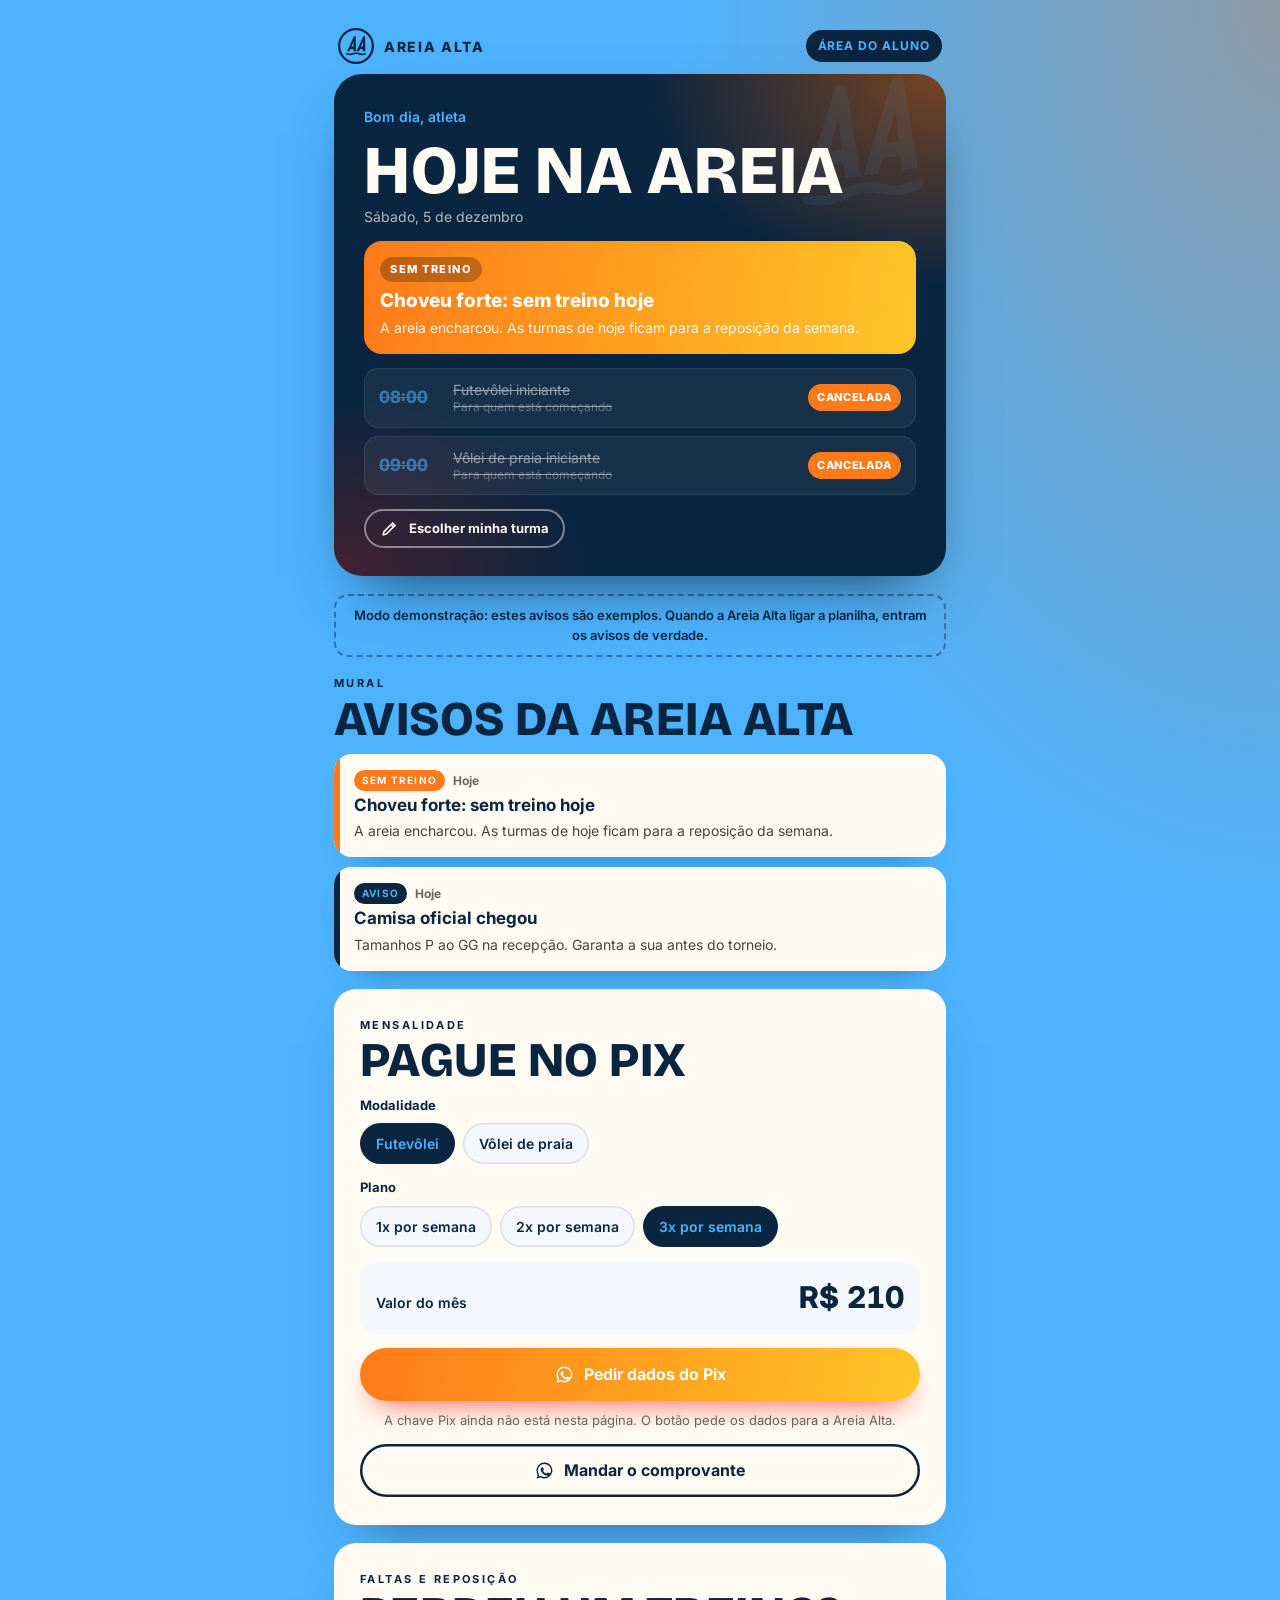
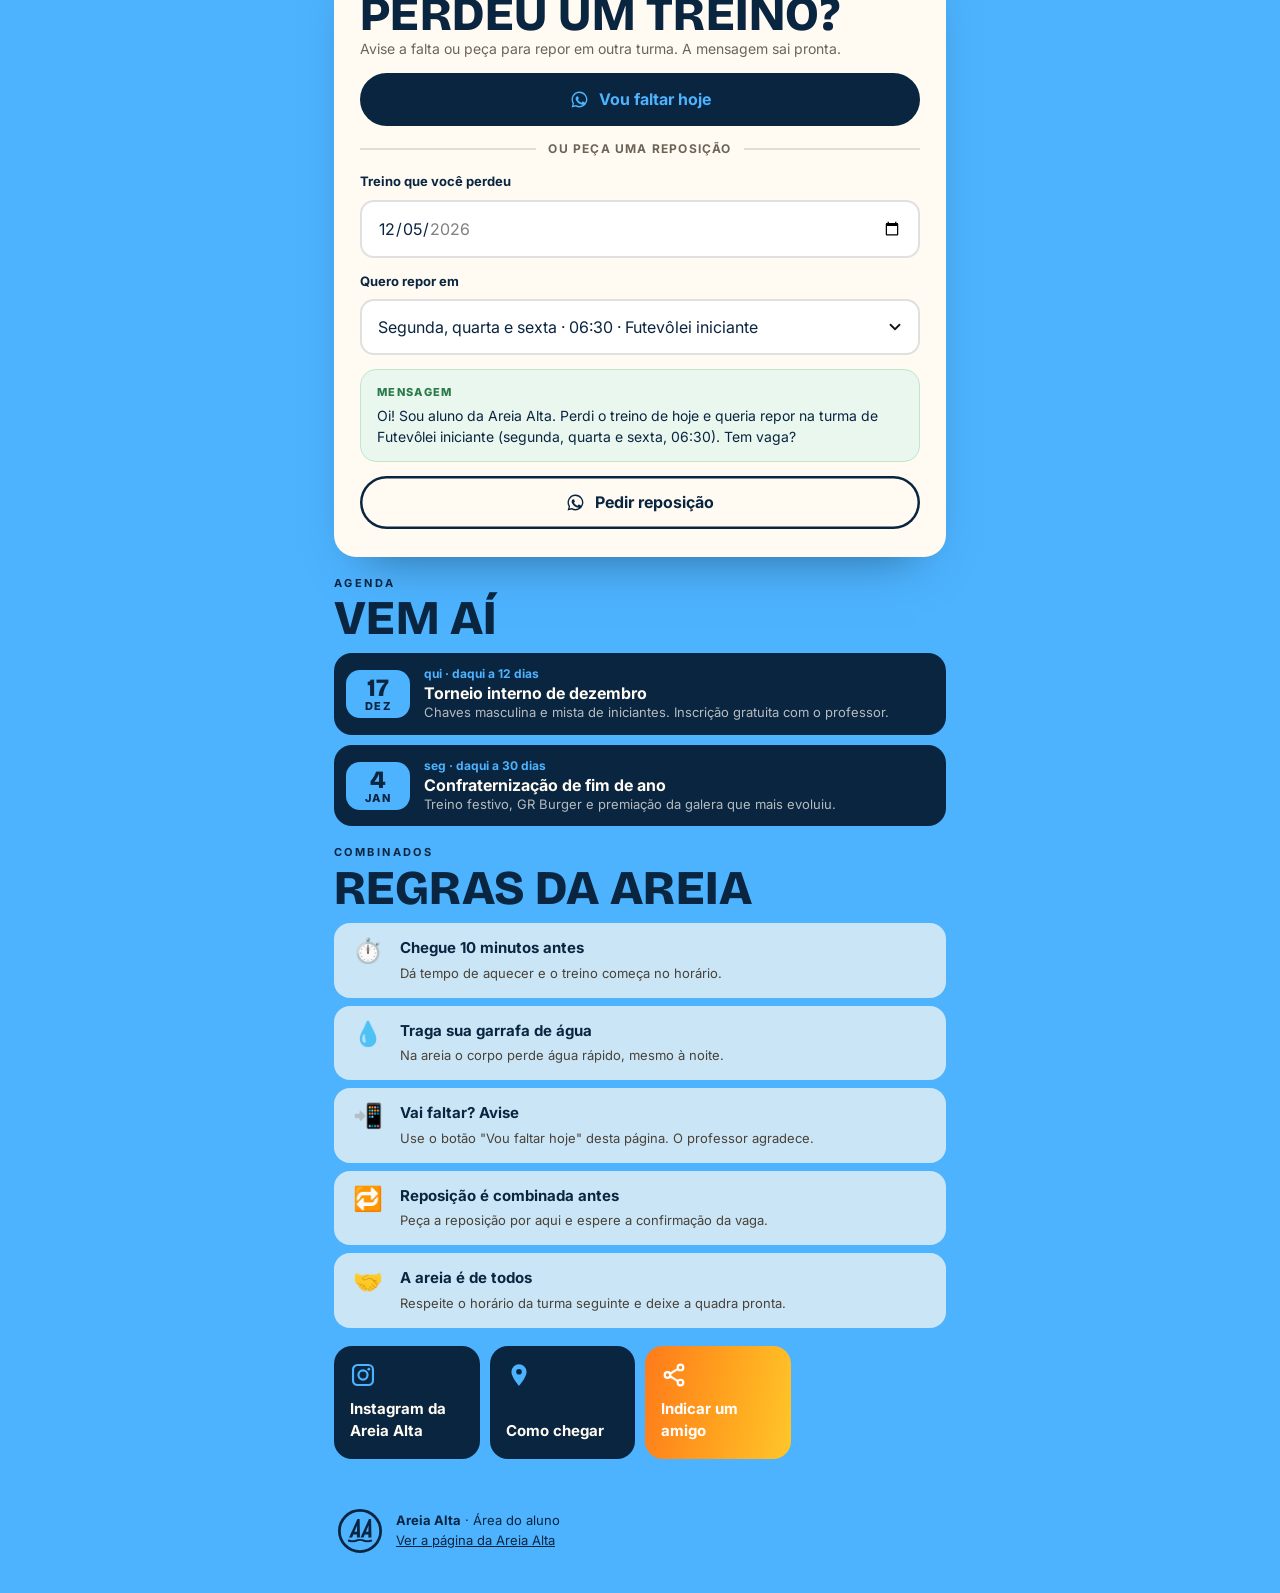
<file: aluno/index.html>
<!doctype html>
<html lang="pt-BR">
<head>
<meta charset="utf-8">
<meta name="viewport" content="width=device-width, initial-scale=1, viewport-fit=cover">
<title>Área do aluno · Areia Alta</title>
<meta name="description" content="Avisos, treino do dia, mensalidade e reposição dos alunos da Areia Alta.">
<meta name="robots" content="noindex, nofollow">
<meta name="theme-color" content="#0C0C0D">
<meta property="og:title" content="Área do aluno · Areia Alta">
<meta property="og:description" content="Treino de hoje, avisos, Pix da mensalidade e reposição.">
<meta property="og:image" content="../img/story-ter-qui-b.webp">
<link rel="icon" href="data:image/svg+xml,%3Csvg xmlns='http://www.w3.org/2000/svg' viewBox='0 0 64 64'%3E%3Ccircle cx='32' cy='32' r='30' fill='%23FFB608'/%3E%3Ccircle cx='32' cy='32' r='21' fill='none' stroke='%23000' stroke-width='5'/%3E%3Ctext x='32' y='38' font-family='Arial Black,Arial' font-weight='900' font-size='17' text-anchor='middle'%3EGR%3C/text%3E%3C/svg%3E">
<link rel="icon" type="image/png" sizes="192x192" href="icones/icone-192.png">
<link rel="manifest" href="manifest.webmanifest">
<link rel="apple-touch-icon" href="icones/apple-touch-icon.png">
<meta name="apple-mobile-web-app-capable" content="yes">
<meta name="mobile-web-app-capable" content="yes">
<meta name="apple-mobile-web-app-title" content="Areia Alta">
<meta name="apple-mobile-web-app-status-bar-style" content="black">
<link rel="preconnect" href="https://fonts.googleapis.com">
<link rel="preconnect" href="https://fonts.gstatic.com" crossorigin>
<link href="https://fonts.googleapis.com/css2?family=Bricolage+Grotesque:opsz,wght@12..96,400;12..96,600;12..96,800&family=Inter:wght@400;500;600;700&display=swap" rel="stylesheet">
<link rel="stylesheet" href="aluno.css?v=1">
<!-- Cores e fontes do cliente (gerado por scripts/preparar_aluno.py a partir do css/tema.css) -->
<link rel="stylesheet" href="tema-aluno.css?v=1">
</head>
<body>

<svg width="0" height="0" style="position:absolute" aria-hidden="true">
  <defs>
    <symbol id="gr-letras" viewBox="0 0 550 530"><path fill-rule="evenodd" d="M97.5 518.9C76.7 517.6 29.3 505.8 20.0 499.6C7.2 491.2 8.8 471.1 22.9 463.8C30.4 459.9 35.1 460.1 52.8 465.4C81.0 473.8 90.7 475.4 113.5 475.4C137.9 475.4 145.9 473.9 186.0 461.8C235.5 446.9 245.5 445.0 275.5 445.0C305.5 445.0 315.5 446.9 365.0 461.8C405.1 473.9 413.1 475.4 437.5 475.4C460.3 475.4 470.1 473.8 498.5 465.3C516.2 460.0 521.0 459.9 528.7 464.6C542.0 472.8 542.0 492.7 528.7 500.4C517.1 507.2 474.2 517.5 451.8 518.9C420.8 520.9 399.9 517.8 357.0 504.8C281.6 482.1 269.4 482.1 194.0 504.8C161.9 514.5 146.7 517.7 127.3 519.0C119.2 519.5 111.8 519.9 111.0 519.8C110.2 519.8 104.1 519.4 97.5 518.9ZM38.0 414.2C38.0 413.5 45.8 396.4 100.1 278.0C110.6 255.2 141.7 187.2 169.3 127.0L219.5 17.5L243.2 17.2L266.8 17.0L267.3 22.2C267.5 25.1 267.8 39.0 267.9 53.0C268.0 67.0 268.2 79.8 268.4 81.5C268.6 83.2 269.1 106.8 269.4 134.0C269.8 161.2 270.3 186.7 270.5 190.5C270.7 194.3 271.2 218.4 271.5 244.0C271.8 269.6 272.2 293.9 272.5 298.0C272.7 302.1 273.2 326.6 273.5 352.5C273.8 378.4 274.3 403.0 274.6 407.2L275.2 415.0L241.1 415.0L207.1 415.0L207.5 405.8C207.8 400.7 208.2 386.7 208.5 374.8L209.0 353.0L169.7 353.0L130.4 353.0L117.5 384.0L104.6 415.0L71.3 415.0C53.0 415.0 38.0 414.6 38.0 414.2ZM286.0 414.2C286.0 413.5 293.8 396.4 348.1 278.0C358.6 255.2 389.7 187.2 417.3 127.0L467.5 17.5L491.2 17.2L514.8 17.0L515.3 22.2C515.5 25.1 515.8 39.0 515.9 53.0C516.0 67.0 516.2 79.8 516.4 81.5C516.6 83.2 517.1 106.8 517.4 134.0C517.8 161.2 518.3 186.7 518.5 190.5C518.7 194.3 519.2 218.4 519.5 244.0C519.8 269.6 520.2 293.9 520.5 298.0C520.7 302.1 521.2 326.6 521.5 352.5C521.8 378.4 522.3 403.0 522.6 407.2L523.2 415.0L489.1 415.0L455.1 415.0L455.5 405.8C455.8 400.7 456.2 386.7 456.5 374.8L457.0 353.0L417.7 353.0L378.4 353.0L365.5 384.0L352.6 415.0L319.3 415.0C301.0 415.0 286.0 414.6 286.0 414.2ZM210.1 281.3C210.9 272.0 213.4 157.1 212.9 156.5C212.4 156.1 157.2 288.3 157.5 289.0C157.7 289.3 169.4 289.4 183.7 289.3L209.5 289.1L210.1 281.3ZM458.1 281.3C458.9 272.0 461.4 157.1 460.9 156.5C460.4 156.1 405.2 288.3 405.5 289.0C405.7 289.3 417.4 289.4 431.7 289.3L457.5 289.1L458.1 281.3Z"/></symbol>
    <symbol id="gr-marca" viewBox="-45 -55 640 640">
      <circle cx="275" cy="265" r="300" fill="none" stroke="currentColor" stroke-width="40"/>
      <use href="#gr-letras" x="90" y="80" width="370" height="357" fill="currentColor"/>
    </symbol>
    <symbol id="i-whats" viewBox="0 0 24 24"><path fill="currentColor" d="M12 2a10 10 0 0 0-8.6 15.1L2 22l5-1.3A10 10 0 1 0 12 2zm0 1.8a8.2 8.2 0 1 1-4.3 15.2l-.3-.2-3 .8.8-2.9-.2-.3A8.2 8.2 0 0 1 12 3.8zm-3.2 4.4c-.2 0-.5 0-.7.3-.3.3-1 1-1 2.4s1 2.8 1.2 3c.1.2 2 3.1 5 4.2 2.5.9 3 .7 3.5.7.5-.1 1.7-.7 2-1.4.2-.7.2-1.3.2-1.4-.1-.1-.3-.2-.6-.4l-2-1c-.3-.1-.5-.1-.7.1l-.9 1.2c-.2.2-.3.2-.6.1-.3-.2-1.2-.5-2.3-1.4-.9-.8-1.4-1.7-1.6-2-.2-.3 0-.5.1-.6l.4-.5c.1-.2.2-.3.3-.5.1-.2 0-.4 0-.5l-.9-2.2c-.2-.6-.5-.5-.7-.5z"/></symbol>
    <symbol id="i-insta" viewBox="0 0 24 24"><path fill="none" stroke="currentColor" stroke-width="2" d="M7 2.8h10A4.2 4.2 0 0 1 21.2 7v10a4.2 4.2 0 0 1-4.2 4.2H7A4.2 4.2 0 0 1 2.8 17V7A4.2 4.2 0 0 1 7 2.8z"/><circle cx="12" cy="12" r="4.2" fill="none" stroke="currentColor" stroke-width="2"/><circle cx="17.4" cy="6.6" r="1.3" fill="currentColor"/></symbol>
    <symbol id="i-pin" viewBox="0 0 24 24"><path fill="currentColor" d="M12 2a7 7 0 0 0-7 7c0 5.2 7 13 7 13s7-7.8 7-13a7 7 0 0 0-7-7zm0 9.6A2.6 2.6 0 1 1 12 6.4a2.6 2.6 0 0 1 0 5.2z"/></symbol>
    <symbol id="i-seta" viewBox="0 0 24 24"><path fill="none" stroke="currentColor" stroke-width="2.4" stroke-linecap="round" stroke-linejoin="round" d="M4 12h15M13 6l6 6-6 6"/></symbol>
    <symbol id="i-copiar" viewBox="0 0 24 24"><rect x="8" y="8" width="12" height="12" rx="3" fill="none" stroke="currentColor" stroke-width="2"/><path d="M16 8V6a2 2 0 0 0-2-2H6a2 2 0 0 0-2 2v8a2 2 0 0 0 2 2h2" fill="none" stroke="currentColor" stroke-width="2"/></symbol>
    <symbol id="i-check" viewBox="0 0 24 24"><path fill="none" stroke="currentColor" stroke-width="3" stroke-linecap="round" stroke-linejoin="round" d="M5 12.5l4.5 4.5L19 7.5"/></symbol>
    <symbol id="i-lapis" viewBox="0 0 24 24"><path fill="none" stroke="currentColor" stroke-width="2" stroke-linejoin="round" d="M4 20l1-4L16 5l3 3L8 19l-4 1zM14 7l3 3"/></symbol>
    <symbol id="i-compartilhar" viewBox="0 0 24 24"><circle cx="18" cy="5" r="2.6" fill="none" stroke="currentColor" stroke-width="2"/><circle cx="6" cy="12" r="2.6" fill="none" stroke="currentColor" stroke-width="2"/><circle cx="18" cy="19" r="2.6" fill="none" stroke="currentColor" stroke-width="2"/><path d="M8.3 10.8l7.4-4.4M8.3 13.2l7.4 4.4" stroke="currentColor" stroke-width="2"/></symbol>
  </defs>
</svg>

<header class="topo">
  <a class="marca" href="../" aria-label="Página da Areia Alta">
    <svg class="marca-simbolo"><use href="#gr-marca"/></svg>
    <span class="marca-nome">AREIA ALTA</span>
  </a>
  <span class="topo-selo">Área do aluno</span>
</header>

<main class="app">

  <!-- Saudação + treino de hoje -->
  <section class="hoje" id="hoje" aria-labelledby="hojeTitulo">
    <svg class="hoje-gr" aria-hidden="true"><use href="#gr-letras" fill="currentColor"/></svg>
    <p class="hoje-ola" id="ola">Olá, atleta</p>
    <h1 class="hoje-titulo" id="hojeTitulo">Hoje na areia</h1>
    <p class="hoje-data" id="hojeData"></p>
    <div class="hoje-cancelado" id="hojeCancelado" hidden>
      <span class="hoje-cancelado-selo">Sem treino</span>
      <p class="hoje-cancelado-titulo" id="hojeCanceladoTitulo"></p>
      <p class="hoje-cancelado-texto" id="hojeCanceladoTexto"></p>
    </div>
    <div class="meu-treino" id="meuTreino" hidden></div>
    <ul class="hoje-lista" id="hojeLista"></ul>
    <button class="btn btn-contorno-claro btn-pequeno" id="btnMinhaTurma"><svg><use href="#i-lapis"/></svg><span>Escolher minha turma</span></button>
  </section>

  <!-- Salvar na tela inicial (aparece só onde dá para instalar) -->
  <section class="instalar" id="instalar" aria-label="Salvar na tela inicial" hidden>
    <img src="icones/icone-192.png" alt="" width="52" height="52">
    <div class="instalar-txt"><b>Salve a Areia Alta na tela inicial</b><span id="instalarTxt">Abre direto, como um app.</span></div>
    <button class="btn btn-preto btn-pequeno" id="instalarBtn" type="button">Salvar</button>
    <button class="instalar-fechar" id="instalarFechar" type="button" aria-label="Agora não">✕</button>
  </section>

  <p class="demo" id="demo" hidden>Modo demonstração: estes avisos são exemplos. Quando a Areia Alta ligar a planilha, entram os avisos de verdade.</p>

  <!-- Mural -->
  <section class="bloco" aria-labelledby="muralTitulo">
    <div class="bloco-cabeca">
      <p class="sobretitulo">Mural</p>
      <h2 class="titulo" id="muralTitulo">Avisos da Areia Alta</h2>
    </div>
    <div class="mural" id="mural"></div>
  </section>

  <!-- Mensalidade -->
  <section class="bloco cartao" id="mensalidade" aria-labelledby="mensTitulo">
    <div class="bloco-cabeca">
      <p class="sobretitulo">Mensalidade</p>
      <h2 class="titulo" id="mensTitulo">Pague no Pix</h2>
      <p class="bloco-sub" id="vencimento"></p>
    </div>
    <div class="campo"><span>Modalidade</span><div class="chips" id="pMod"></div></div>
    <div class="campo"><span>Plano</span><div class="chips" id="pPlano"></div></div>
    <div class="valor"><span id="pValorRotulo">Valor do mês</span><strong id="pValor">R$ 0</strong></div>
    <button class="btn btn-gradiente btn-grande largo" id="pCopiar"><svg><use href="#i-copiar"/></svg><span id="pCopiarTxt">Copiar Pix copia e cola</span></button>
    <p class="nota" id="pNota"></p>
    <button class="btn btn-contorno btn-grande largo" id="pComprovante"><svg><use href="#i-whats"/></svg><span>Mandar o comprovante</span></button>
  </section>

  <!-- Faltas e reposição -->
  <section class="bloco cartao" id="reposicao" aria-labelledby="repTitulo">
    <div class="bloco-cabeca">
      <p class="sobretitulo">Faltas e reposição</p>
      <h2 class="titulo" id="repTitulo">Perdeu um treino?</h2>
      <p class="bloco-sub">Avise a falta ou peça para repor em outra turma. A mensagem sai pronta.</p>
    </div>
    <button class="btn btn-preto btn-grande largo" id="btnFalta"><svg><use href="#i-whats"/></svg><span>Vou faltar hoje</span></button>
    <div class="divisor"><span>ou peça uma reposição</span></div>
    <label class="campo"><span>Treino que você perdeu</span><input type="date" id="rData"></label>
    <label class="campo"><span>Quero repor em</span><select id="rTurma"></select></label>
    <div class="previa"><span>Mensagem</span><p id="rPrevia"></p></div>
    <button class="btn btn-contorno btn-grande largo" id="rEnviar"><svg><use href="#i-whats"/></svg><span>Pedir reposição</span></button>
  </section>

  <!-- Agenda -->
  <section class="bloco" id="agendaBloco" aria-labelledby="agendaTitulo" hidden>
    <div class="bloco-cabeca">
      <p class="sobretitulo">Agenda</p>
      <h2 class="titulo" id="agendaTitulo">Vem aí</h2>
    </div>
    <ol class="agenda" id="agenda"></ol>
  </section>

  <!-- Combinados -->
  <section class="bloco" aria-labelledby="combTitulo">
    <div class="bloco-cabeca">
      <p class="sobretitulo">Combinados</p>
      <h2 class="titulo" id="combTitulo">Regras da areia</h2>
    </div>
    <ul class="combinados" id="combinados"></ul>
  </section>

  <!-- Atalhos -->
  <section class="bloco atalhos" aria-label="Atalhos">
    <a class="atalho" id="aGrupo" target="_blank" rel="noopener" hidden><svg><use href="#i-whats"/></svg><span>Grupo dos alunos</span></a>
    <a class="atalho" id="aInsta" target="_blank" rel="noopener"><svg><use href="#i-insta"/></svg><span>Instagram da Areia Alta</span></a>
    <a class="atalho" id="aMapa" target="_blank" rel="noopener"><svg><use href="#i-pin"/></svg><span>Como chegar</span></a>
    <button class="atalho atalho-destaque" id="aIndicar"><svg><use href="#i-compartilhar"/></svg><span>Indicar um amigo</span></button>
  </section>
</main>

<footer class="rodape">
  <svg class="rodape-marca"><use href="#gr-marca"/></svg>
  <p><b>Areia Alta</b> · Área do aluno<br><a href="../">Ver a página da Areia Alta</a></p>
</footer>

<!-- Folha: nome e turma do aluno -->
<div class="folha-fundo" id="folhaFundo" hidden></div>
<div class="folha" id="folha" role="dialog" aria-modal="true" aria-labelledby="folhaTitulo" hidden>
  <div class="folha-alca"></div>
  <button class="folha-fechar" id="folhaFechar" aria-label="Fechar">✕</button>
  <h2 id="folhaTitulo">Sua turma</h2>
  <p class="folha-sub">Fica salvo só neste celular. Serve para a página destacar o seu treino e já colocar seu nome nas mensagens.</p>
  <label class="campo"><span>Seu nome</span><input id="mNome" autocomplete="given-name" placeholder="Como te chamam na areia?"></label>
  <div class="campo"><span>Modalidade</span><div class="chips" id="mMod"></div></div>
  <label class="campo"><span>Sua turma</span><select id="mTurma"></select></label>
  <button class="btn btn-gradiente btn-grande largo" id="mSalvar"><svg><use href="#i-check"/></svg><span>Salvar</span></button>
</div>

<div class="aviso-flutuante" id="avisoFlutuante" role="status" aria-live="polite"></div>

<script src="../js/dados.js"></script>
<script src="dados-aluno.js?v=1"></script>
<script src="aluno.js?v=1"></script>
</body>
</html>
</file>
<file: aluno/aluno.css>
/* =========================================================
   Área do aluno (modelo /landing-arena). Cores e fontes do cliente: tema-aluno.css
   Títulos: --escala-titulo (1 = Six Caps; ~.6 para fontes condensadas comuns) e --peso-titulo
   ========================================================= */
:root {
  --amarelo: #FFB608;
  --amarelo-claro: #FFE7A8;
  --laranja: #FF9A00;
  --laranja-forte: #FF6A00;
  --vermelho: #F51300;
  --grad: linear-gradient(95deg, #F51300 0%, #FF4A00 45%, #FF7A00 100%);
  --preto: #0C0C0D;
  --preto-2: #17171A;
  --areia: #FFF3DE;
  --branco: #FFFBF3;
  --tinta: #141414;
  --cinza: #6D6458;
  --verde: #1F9D55;
  --raio: 22px;
  --titulo: "Six Caps", "Bebas Neue", Impact, sans-serif;
  --texto: "Poppins", system-ui, -apple-system, "Segoe UI", sans-serif;
}
*, *::before, *::after { box-sizing: border-box; }
[hidden] { display: none !important; }
html { -webkit-text-size-adjust: 100%; }
body {
  margin: 0; font-family: var(--texto); color: var(--tinta); line-height: 1.5; -webkit-font-smoothing: antialiased;
  background:
    radial-gradient(80% 50% at 100% 0%, rgba(255, 106, 0, .35), transparent 60%),
    var(--amarelo);
  min-height: 100vh;
}
body.travado { overflow: hidden; }
img, svg { display: block; max-width: 100%; }
button, input, select { font: inherit; color: inherit; }
button { cursor: pointer; }
a { color: inherit; }
h1, h2, h3, p { margin: 0; }
:focus-visible { outline: 3px solid var(--preto); outline-offset: 3px; border-radius: 8px; }
.hoje :focus-visible { outline-color: var(--amarelo); }

/* ---------- Topo ---------- */
.topo { display: flex; align-items: center; gap: 12px; max-width: 640px; margin: 0 auto; padding: 16px 18px 10px; }
.marca { display: flex; align-items: center; gap: 10px; text-decoration: none; margin-right: auto; }
.marca-simbolo { width: 36px; height: 36px; }
.marca-nome { font-weight: 800; letter-spacing: .12em; font-size: 14px; }
.topo-selo { font-weight: 700; font-size: 12px; letter-spacing: .08em; text-transform: uppercase; padding: 7px 12px; border-radius: 999px; background: var(--preto); color: var(--amarelo); }

.app { max-width: 640px; margin: 0 auto; padding: 0 14px 40px; display: grid; gap: 18px; }

/* ---------- Botões ---------- */
.btn {
  display: inline-flex; align-items: center; justify-content: center; gap: 10px;
  border: 0; border-radius: 999px; padding: 14px 22px; font-weight: 700; text-decoration: none; line-height: 1.15;
  transition: transform .2s cubic-bezier(.3, .7, .4, 1), background .2s, color .2s, box-shadow .2s;
}
.btn svg { width: 19px; height: 19px; flex: none; }
.btn:active { transform: scale(.97); }
.btn-grande { padding: 17px 24px; font-size: 16px; }
.btn-pequeno { padding: 10px 16px; font-size: 13px; }
.btn-preto { background: var(--preto); color: var(--amarelo); }
.btn-gradiente { background: var(--grad); color: #fff; box-shadow: 0 14px 30px -14px rgba(245, 19, 0, .8); }
.btn-contorno { background: transparent; color: var(--preto); box-shadow: inset 0 0 0 2.5px var(--preto); }
.btn-contorno-claro { background: transparent; color: var(--branco); box-shadow: inset 0 0 0 2px rgba(255, 255, 255, .45); }
.btn.ok { background: var(--verde); color: #fff; box-shadow: none; }
.largo { width: 100%; }

/* ---------- Hoje ---------- */
.hoje {
  position: relative; overflow: hidden; border-radius: 28px; padding: 24px 20px 20px; color: var(--branco);
  background:
    radial-gradient(70% 60% at 100% 0%, rgba(255, 106, 0, .45), transparent 70%),
    radial-gradient(60% 50% at 0% 100%, rgba(245, 19, 0, .25), transparent 70%),
    var(--preto);
  box-shadow: 0 30px 60px -30px rgba(0, 0, 0, .7);
  display: grid; gap: 14px; justify-items: start;
}
.hoje > * { position: relative; }
.hoje > .hoje-gr { /* GR gigante ao fundo */
  position: absolute; right: -70px; top: 6px; width: 320px; height: 123px; max-width: none; color: var(--amarelo); opacity: .08;
  transform: rotate(-8deg); pointer-events: none;
}
.hoje-ola { font-weight: 600; font-size: 14px; color: var(--amarelo); }
.hoje-titulo { font-family: var(--titulo); font-weight: var(--peso-titulo, 400); text-transform: uppercase; font-size: calc(84px * var(--escala-titulo, 1)); line-height: .86; letter-spacing: .01em; margin-top: -6px; padding-top: .1em; }
.hoje-data { font-size: 14px; color: rgba(255, 251, 243, .7); margin-top: -8px; }

.hoje-cancelado { width: 100%; border-radius: 18px; padding: 16px; background: var(--grad); color: #fff; display: grid; gap: 4px; }
.hoje-cancelado-selo { justify-self: start; font-weight: 800; font-size: 11px; letter-spacing: .14em; text-transform: uppercase; background: rgba(0, 0, 0, .25); padding: 4px 10px; border-radius: 999px; margin-bottom: 4px; }
.hoje-cancelado-titulo { font-weight: 800; font-size: 19px; line-height: 1.2; }
.hoje-cancelado-texto { font-size: 14px; opacity: .92; }

.meu-treino { width: 100%; border-radius: 18px; padding: 16px; background: var(--amarelo); color: var(--preto); display: grid; gap: 2px; }
.meu-treino small { font-weight: 700; font-size: 11px; letter-spacing: .14em; text-transform: uppercase; opacity: .7; }
.meu-treino strong { font-size: 20px; line-height: 1.2; }
.meu-treino span { font-size: 14px; font-weight: 500; }
.meu-treino.cancelado { background: rgba(255, 255, 255, .1); color: var(--branco); }
.meu-treino.cancelado strong { text-decoration: line-through; text-decoration-thickness: 2px; }

.hoje-lista { list-style: none; margin: 0; padding: 0; width: 100%; display: grid; gap: 8px; }
.hoje-lista li {
  display: grid; grid-template-columns: 62px 1fr auto; align-items: center; gap: 12px;
  padding: 12px 14px; border-radius: 14px; background: rgba(255, 255, 255, .06); border: 1px solid rgba(255, 255, 255, .08);
}
.hoje-lista .hora { font-weight: 800; font-size: 17px; color: var(--amarelo); font-variant-numeric: tabular-nums; }
.hoje-lista .qual { font-size: 14px; line-height: 1.3; }
.hoje-lista .qual small { display: block; color: rgba(255, 251, 243, .6); font-size: 12px; }
.hoje-lista .status { font-size: 11px; font-weight: 800; letter-spacing: .06em; text-transform: uppercase; padding: 5px 9px; border-radius: 999px; background: rgba(255, 255, 255, .1); white-space: nowrap; }
.hoje-lista .rolando .status { background: var(--verde); color: #fff; }
.hoje-lista .rolando .status::before { content: ""; display: inline-block; width: 7px; height: 7px; border-radius: 50%; background: #fff; margin-right: 6px; vertical-align: 1px; animation: pulso 1.2s infinite; }
.hoje-lista .proxima .status { background: var(--amarelo); color: var(--preto); }
.hoje-lista .passou { opacity: .45; }
.hoje-lista .cancelada .hora, .hoje-lista .cancelada .qual { text-decoration: line-through; opacity: .55; }
.hoje-lista .cancelada .status { background: var(--vermelho); color: #fff; }
.hoje-lista .minha { border-color: var(--amarelo); box-shadow: inset 0 0 0 1px var(--amarelo); }
.hoje-vazio { width: 100%; padding: 16px; border-radius: 14px; background: rgba(255, 255, 255, .06); font-size: 14px; }
.hoje-vazio b { color: var(--amarelo); }
@keyframes pulso { 50% { opacity: .3; } }

.instalar {
  position: relative; display: grid; grid-template-columns: 52px 1fr auto; align-items: center; gap: 12px;
  padding: 12px 40px 12px 12px; border-radius: 20px; background: var(--branco); box-shadow: 0 18px 40px -26px rgba(0, 0, 0, .6);
}
.instalar img { width: 52px; height: 52px; border-radius: 14px; box-shadow: 0 6px 14px -6px rgba(0, 0, 0, .5); }
.instalar-txt b { display: block; font-size: 15px; line-height: 1.25; }
.instalar-txt span { display: block; font-size: 12.5px; color: var(--cinza); line-height: 1.35; }
.instalar-fechar { position: absolute; right: 6px; top: 6px; width: 30px; height: 30px; border: 0; border-radius: 50%; background: transparent; font-size: 13px; color: var(--cinza); }
.instalar.ios { grid-template-columns: 52px 1fr; }

.demo { font-size: 13px; font-weight: 600; text-align: center; padding: 10px 14px; border-radius: 14px; border: 2px dashed rgba(0, 0, 0, .35); }

/* ---------- Blocos ---------- */
.bloco { display: grid; gap: 14px; }
.bloco-cabeca { display: grid; gap: 2px; }
.sobretitulo { font-weight: 700; font-size: 11px; letter-spacing: .22em; text-transform: uppercase; }
.titulo { font-family: var(--titulo); font-weight: var(--peso-titulo, 400); text-transform: uppercase; font-size: calc(64px * var(--escala-titulo, 1)); line-height: .88; letter-spacing: .01em; padding-top: .08em; }
.bloco-sub { font-size: 14px; color: #3c352b; }
.cartao { background: var(--branco); border-radius: var(--raio); padding: 22px 18px; box-shadow: 0 24px 50px -30px rgba(0, 0, 0, .5); }
.cartao .bloco-sub { color: var(--cinza); }

/* ---------- Mural ---------- */
.mural { display: grid; gap: 10px; }
.recado { position: relative; background: var(--branco); border-radius: 18px; padding: 16px 16px 16px 20px; display: grid; gap: 4px; box-shadow: 0 16px 34px -26px rgba(0, 0, 0, .6); overflow: hidden; }
.recado::before { content: ""; position: absolute; left: 0; top: 0; bottom: 0; width: 6px; background: var(--preto); }
.recado.sem-treino::before { background: var(--vermelho); }
.recado.horario::before { background: var(--laranja-forte); }
.recado.evento::before { background: var(--grad); }
.recado-topo { display: flex; align-items: center; gap: 8px; font-size: 12px; font-weight: 700; color: var(--cinza); }
.recado-tag { font-size: 10px; letter-spacing: .12em; text-transform: uppercase; padding: 3px 8px; border-radius: 999px; background: var(--preto); color: var(--amarelo); }
.recado.sem-treino .recado-tag { background: var(--vermelho); color: #fff; }
.recado.horario .recado-tag { background: var(--laranja-forte); color: #fff; }
.recado.evento .recado-tag { background: var(--grad); color: #fff; }
.recado h3 { font-size: 17px; line-height: 1.25; }
.recado p { font-size: 14px; color: #4a4238; }
.mural-vazio { padding: 18px; border-radius: 18px; background: rgba(255, 255, 255, .45); font-size: 14px; text-align: center; }

/* ---------- Campos ---------- */
.campo { display: grid; gap: 8px; }
.campo > span { font-weight: 700; font-size: 13px; }
.campo input, .campo select {
  width: 100%; padding: 14px 16px; border-radius: 14px; border: 2px solid rgba(0, 0, 0, .12); background: #fff; font-size: 16px;
  -webkit-appearance: none; appearance: none;
}
.campo select { background: #fff url("data:image/svg+xml,%3Csvg xmlns='http://www.w3.org/2000/svg' viewBox='0 0 24 24'%3E%3Cpath d='M6 9l6 6 6-6' fill='none' stroke='%23141414' stroke-width='2.4' stroke-linecap='round'/%3E%3C/svg%3E") right 14px center / 18px no-repeat; padding-right: 42px; }
.campo input:focus, .campo select:focus { outline: none; border-color: var(--laranja-forte); }
.chips { display: flex; flex-wrap: wrap; gap: 8px; }
.chip { border: 0; border-radius: 999px; padding: 10px 16px; font-weight: 600; font-size: 14px; background: var(--areia); box-shadow: inset 0 0 0 1.5px rgba(0, 0, 0, .1); }
.chip[aria-pressed="true"] { background: var(--preto); color: var(--amarelo); box-shadow: none; }

.valor { display: flex; align-items: baseline; justify-content: space-between; gap: 12px; padding: 14px 16px; border-radius: 16px; background: var(--areia); }
.valor span { font-weight: 600; font-size: 14px; }
.valor strong { font-size: 30px; font-weight: 800; font-variant-numeric: tabular-nums; }
.nota { font-size: 13px; color: var(--cinza); text-align: center; margin-top: -4px; }

.divisor { display: flex; align-items: center; gap: 12px; font-size: 12px; font-weight: 700; color: var(--cinza); text-transform: uppercase; letter-spacing: .1em; }
.divisor::before, .divisor::after { content: ""; flex: 1; height: 1.5px; background: rgba(0, 0, 0, .12); }
.previa { border-radius: 16px; padding: 14px 16px; background: #E9F7EE; border: 1.5px solid #BFE6CD; }
.previa span { display: block; font-size: 11px; font-weight: 800; letter-spacing: .12em; text-transform: uppercase; color: #2A7A4A; margin-bottom: 4px; }
.previa p { font-size: 14px; }

/* ---------- Agenda ---------- */
.agenda { list-style: none; margin: 0; padding: 0; display: grid; gap: 10px; }
.agenda li { display: grid; grid-template-columns: 64px 1fr; gap: 14px; align-items: center; background: var(--preto); color: var(--branco); border-radius: 18px; padding: 12px 16px 12px 12px; }
.agenda .dia { display: grid; place-items: center; border-radius: 14px; background: var(--amarelo); color: var(--preto); padding: 6px 0; line-height: 1; }
.agenda .dia b { font-family: var(--titulo); font-weight: var(--peso-titulo, 400); font-size: calc(40px * var(--escala-titulo, 1)); }
.agenda .dia small { font-weight: 800; font-size: 11px; letter-spacing: .1em; text-transform: uppercase; }
.agenda h3 { font-size: 16px; line-height: 1.25; }
.agenda p { font-size: 13px; color: rgba(255, 251, 243, .7); }
.agenda .falta { color: var(--amarelo); font-weight: 700; font-size: 12px; }

/* ---------- Combinados ---------- */
.combinados { list-style: none; margin: 0; padding: 0; display: grid; gap: 8px; }
.combinados li { display: grid; grid-template-columns: 40px 1fr; gap: 12px; align-items: start; background: rgba(255, 251, 243, .7); border-radius: 16px; padding: 14px; }
.combinados i { font-style: normal; font-size: 24px; line-height: 1.2; text-align: center; }
.combinados b { display: block; font-size: 15px; }
.combinados span { font-size: 13px; color: #4a4238; }

/* ---------- Atalhos ---------- */
.atalhos { grid-template-columns: 1fr 1fr; gap: 10px; }
.atalho { display: grid; gap: 10px; align-content: space-between; min-height: 104px; padding: 16px; border-radius: 18px; border: 0; text-align: left; text-decoration: none; font-weight: 700; font-size: 15px; background: var(--preto); color: var(--branco); }
.atalho svg { width: 26px; height: 26px; color: var(--amarelo); }
.atalho-destaque { background: var(--grad); color: #fff; }
.atalho:last-child:nth-child(odd) { grid-column: 1 / -1; min-height: 0; grid-template-columns: auto 1fr; align-items: center; }
.atalho-destaque svg { color: #fff; }

/* ---------- Rodapé ---------- */
.rodape { max-width: 640px; margin: 0 auto; padding: 10px 18px 40px; display: flex; gap: 14px; align-items: center; font-size: 13px; }
.rodape-marca { width: 44px; height: 44px; flex: none; }

/* ---------- Folha (nome e turma) ---------- */
.folha-fundo { position: fixed; inset: 0; z-index: 80; background: rgba(0, 0, 0, .55); backdrop-filter: blur(3px); }
.folha {
  position: fixed; z-index: 81; left: 0; right: 0; bottom: 0; max-width: 560px; margin: 0 auto; max-height: 92vh; overflow: auto;
  background: var(--branco); border-radius: 26px 26px 0 0; padding: 14px 20px calc(24px + env(safe-area-inset-bottom)); display: grid; gap: 16px;
  animation: subir .35s cubic-bezier(.2, .8, .2, 1);
}
.folha-alca { justify-self: center; width: 44px; height: 5px; border-radius: 9px; background: rgba(0, 0, 0, .15); }
.folha-fechar { position: absolute; right: 14px; top: 12px; width: 38px; height: 38px; border-radius: 50%; border: 0; background: var(--areia); font-size: 16px; }
.folha h2 { font-family: var(--titulo); font-weight: var(--peso-titulo, 400); text-transform: uppercase; font-size: calc(54px * var(--escala-titulo, 1)); line-height: .9; padding-top: .08em; }
.folha-sub { font-size: 14px; color: var(--cinza); margin-top: -8px; }
@keyframes subir { from { transform: translateY(100%); } }

.aviso-flutuante {
  position: fixed; left: 50%; bottom: 22px; z-index: 90; transform: translate(-50%, calc(100% + 40px)); visibility: hidden; max-width: calc(100% - 32px);
  padding: 13px 18px; border-radius: 14px; background: var(--preto); color: var(--branco); font-size: 14px; font-weight: 600;
  box-shadow: 0 18px 40px -16px rgba(0, 0, 0, .7); transition: transform .35s cubic-bezier(.2, .8, .2, 1); text-align: center;
}
.aviso-flutuante.ver { transform: translate(-50%, 0); visibility: visible; }

/* Entrada suave dos blocos */
@media (prefers-reduced-motion: no-preference) {
  .js .app > * { animation: entrar .6s cubic-bezier(.2, .8, .2, 1) both; }
  .js .app > *:nth-child(2) { animation-delay: .06s; }
  .js .app > *:nth-child(3) { animation-delay: .12s; }
  .js .app > *:nth-child(n+4) { animation-delay: .18s; }
}
@keyframes entrar { from { opacity: 0; transform: translateY(16px); } }

@media (min-width: 720px) {
  .topo { padding-top: 28px; }
  .hoje { padding: 32px 30px 28px; }
  .hoje-titulo { font-size: calc(110px * var(--escala-titulo, 1)); }
  .titulo { font-size: calc(78px * var(--escala-titulo, 1)); }
  .cartao { padding: 28px 26px; }
  .atalhos { grid-template-columns: repeat(4, 1fr); }
}
</file>
<file: aluno/tema-aluno.css>
/* Gerado por scripts/preparar_aluno.py a partir do css/tema.css. Não edite à mão: rode o script de novo. */
:root {
  --destaque: #4DB3FF;
  --destaque-claro: #D6EEFF;
  --sol: #FFD23F;
  --cta: #FF7A1A;
  --grad: linear-gradient(100deg, #FF7A1A 0%, #FFA41F 55%, #FFC629 100%);
  --marinho: #0A2540;
  --titulo: "Bricolage Grotesque", system-ui, sans-serif;
  --texto: "Inter", system-ui, sans-serif;
}
:root { --amarelo: #4DB3FF; --amarelo-claro: #D6EEFF; --preto: #0A2540; --tinta: #0A2540; --laranja: #FFD23F; --laranja-forte: #FFD23F; --vermelho: #FF7A1A; --areia: #F4F7FB; } /* nomes dos modelos 2/3 traduzidos */
:root { --escala-titulo: .62; --peso-titulo: 800; } /* fonte de título mais larga que a Six Caps */
</file>
